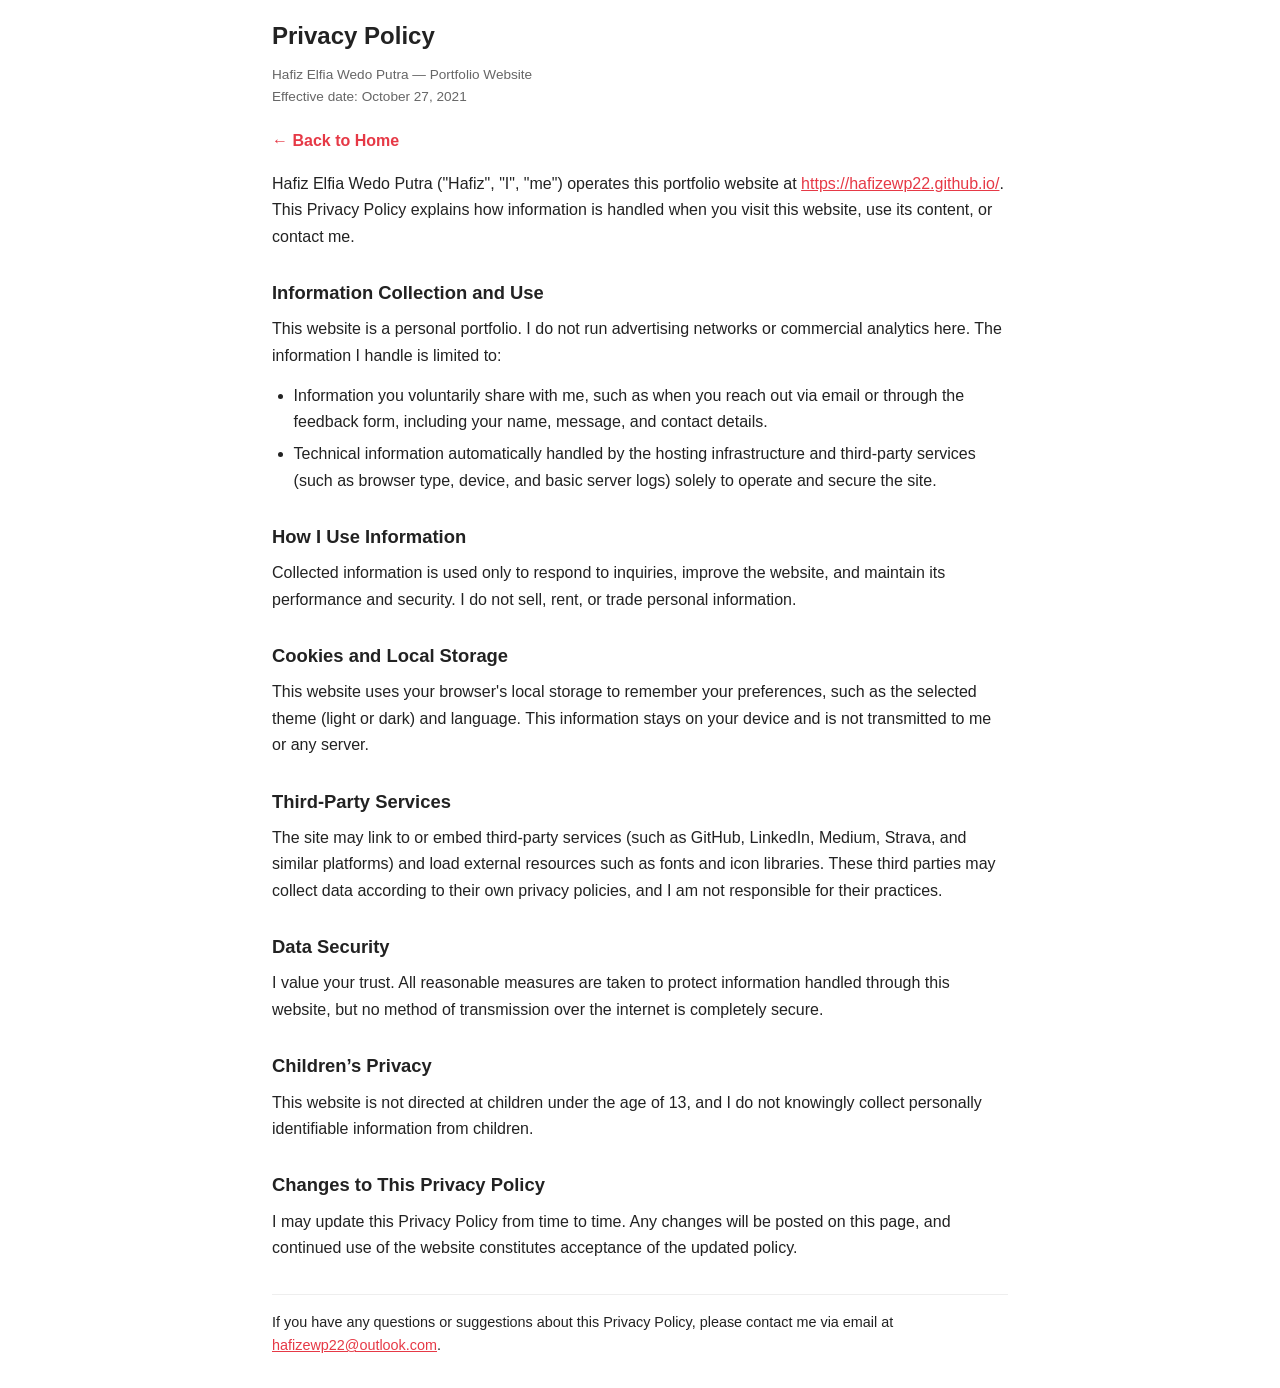
<file: privacy_policy.html>
<!DOCTYPE html>
<html lang="en">
<head>
  <meta charset="UTF-8">
  <meta name="viewport" content="width=device-width, initial-scale=1.0">
  <title>Privacy Policy | Hafiz E Wedo Putra</title>
  <style>
    body {
      font-family: 'Helvetica Neue', Helvetica, Arial, sans-serif;
      background: #ffffff;
      color: #222222;
      padding: 1em;
      max-width: 46rem;
      margin: 0 auto;
      line-height: 1.65;
    }
    h1 {
      font-size: 1.5rem;
      margin: 0 0 0.5rem;
    }
    h2 {
      font-size: 1.15rem;
      margin: 1.75rem 0 0.5rem;
    }
    p {
      margin: 0 0 0.85rem;
    }
    ul {
      margin: 0 0 0.85rem;
      padding-left: 1.35rem;
    }
    li {
      margin-bottom: 0.35rem;
    }
    a {
      color: #e63946;
    }
    .back-home {
      display: inline-block;
      margin-bottom: 1rem;
      color: #e63946;
      font-weight: 600;
      text-decoration: none;
    }
    .back-home:hover {
      text-decoration: underline;
    }
    .policy-meta {
      font-size: 0.85rem;
      color: #666666;
      margin-bottom: 1.25rem;
    }
    .policy-contact {
      margin-top: 2rem;
      padding-top: 1rem;
      border-top: 1px solid #eeeeee;
      font-size: 0.9rem;
    }
    @media screen and (max-width: 480px) {
      body {
        padding: 0.85rem;
      }
      h1 {
        font-size: 1.3rem;
      }
      h2 {
        font-size: 1.05rem;
      }
    }
  </style>
</head>
<body>
  <main>
    <h1>Privacy Policy</h1>
    <p class="policy-meta">
      Hafiz Elfia Wedo Putra — Portfolio Website<br>
      Effective date: October 27, 2021
    </p>

    <a href="index.html" class="back-home">&#8592; Back to Home</a>

    <p>
      Hafiz Elfia Wedo Putra ("Hafiz", "I", "me") operates this portfolio website at
      <a href="https://hafizewp22.github.io/" target="_blank" rel="noopener noreferrer">https://hafizewp22.github.io/</a>.
      This Privacy Policy explains how information is handled when you visit this website,
      use its content, or contact me.
    </p>

    <h2>Information Collection and Use</h2>
    <p>
      This website is a personal portfolio. I do not run advertising networks or
      commercial analytics here. The information I handle is limited to:
    </p>
    <ul>
      <li>
        Information you voluntarily share with me, such as when you reach out via
        email or through the feedback form, including your name, message, and contact details.
      </li>
      <li>
        Technical information automatically handled by the hosting infrastructure and
        third-party services (such as browser type, device, and basic server logs) solely
        to operate and secure the site.
      </li>
    </ul>

    <h2>How I Use Information</h2>
    <p>
      Collected information is used only to respond to inquiries, improve the website,
      and maintain its performance and security. I do not sell, rent, or trade personal
      information.
    </p>

    <h2>Cookies and Local Storage</h2>
    <p>
      This website uses your browser's local storage to remember your preferences,
      such as the selected theme (light or dark) and language. This information stays on
      your device and is not transmitted to me or any server.
    </p>

    <h2>Third-Party Services</h2>
    <p>
      The site may link to or embed third-party services (such as GitHub, LinkedIn,
      Medium, Strava, and similar platforms) and load external resources such as fonts and
      icon libraries. These third parties may collect data according to their own privacy
      policies, and I am not responsible for their practices.
    </p>

    <h2>Data Security</h2>
    <p>
      I value your trust. All reasonable measures are taken to protect information
      handled through this website, but no method of transmission over the internet is
      completely secure.
    </p>

    <h2>Children&#8217;s Privacy</h2>
    <p>
      This website is not directed at children under the age of 13, and I do not knowingly
      collect personally identifiable information from children.
    </p>

    <h2>Changes to This Privacy Policy</h2>
    <p>
      I may update this Privacy Policy from time to time. Any changes will be posted on
      this page, and continued use of the website constitutes acceptance of the updated policy.
    </p>

    <div class="policy-contact">
      <p>
        If you have any questions or suggestions about this Privacy Policy, please contact me
        via email at
        <a href="mailto:hafizewp22@outlook.com">hafizewp22@outlook.com</a>.
      </p>
    </div>
  </main>
</body>
</html>
</file>
